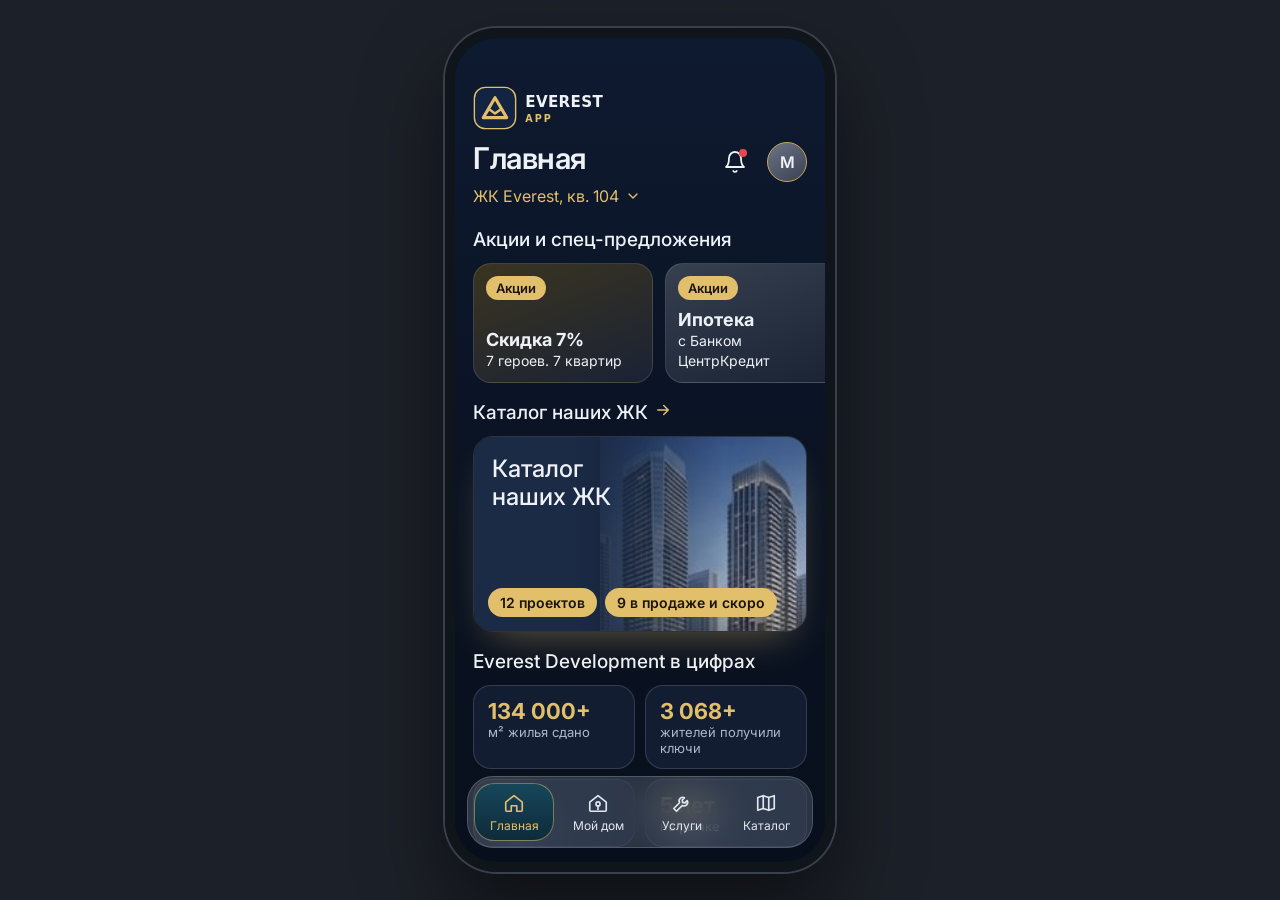
<file: index.html>
<!doctype html>
<html lang="ru">
<head>
<meta charset="utf-8">
<meta name="viewport" content="width=device-width, initial-scale=1, viewport-fit=cover">
<title>Everest App — прототип</title>
<meta name="description" content="Приложение для жителей и покупателей Everest Development: мой дом, заявки мастеру, каталог 12 проектов в Алматы.">
<meta property="og:type" content="website">
<meta property="og:site_name" content="Everest App">
<meta property="og:title" content="Everest App — прототип приложения">
<meta property="og:description" content="Для жителей и покупателей Everest Development: оплата и счётчики, заявки мастеру, каталог 12 проектов в Алматы.">
<meta property="og:url" content="https://erzhands.github.io/everest-prototype/">
<meta property="og:image" content="https://erzhands.github.io/everest-prototype/img/og.jpg">
<meta property="og:image:secure_url" content="https://erzhands.github.io/everest-prototype/img/og.jpg">
<meta property="og:image:type" content="image/jpeg">
<meta property="og:image:width" content="1200">
<meta property="og:image:height" content="630">
<meta property="og:image:alt" content="Everest App — главный экран приложения">
<meta property="og:locale" content="ru_RU">
<meta name="twitter:card" content="summary_large_image">
<meta name="twitter:title" content="Everest App — прототип приложения">
<meta name="twitter:description" content="Для жителей и покупателей Everest Development.">
<meta name="twitter:image" content="https://erzhands.github.io/everest-prototype/img/og.jpg">
<meta name="theme-color" content="#0E1A30">
<meta name="apple-mobile-web-app-capable" content="yes">
<meta name="apple-mobile-web-app-status-bar-style" content="black-translucent">
<meta name="apple-mobile-web-app-title" content="Everest">
<link rel="manifest" href="manifest.webmanifest">
<link rel="apple-touch-icon" href="img/icon-192.png">
<link rel="icon" href="img/icon-192.png">
<link rel="preconnect" href="https://fonts.googleapis.com">
<link href="https://fonts.googleapis.com/css2?family=Inter:wght@400;500;600;700&display=swap" rel="stylesheet">
<link rel="stylesheet" href="app.css">
</head>
<body>
<div class="device">
  <div class="screen">
    <main id="view" class="scroll"></main>
    <nav class="tabbar" id="tabbar"></nav>
    <div id="sheet"></div>
  </div>
</div>
<script src="data.js"></script>
<script src="app.js"></script>
<script>
if ('serviceWorker' in navigator) navigator.serviceWorker.register('sw.js').catch(function(){});
</script>
</body>
</html>
</file>
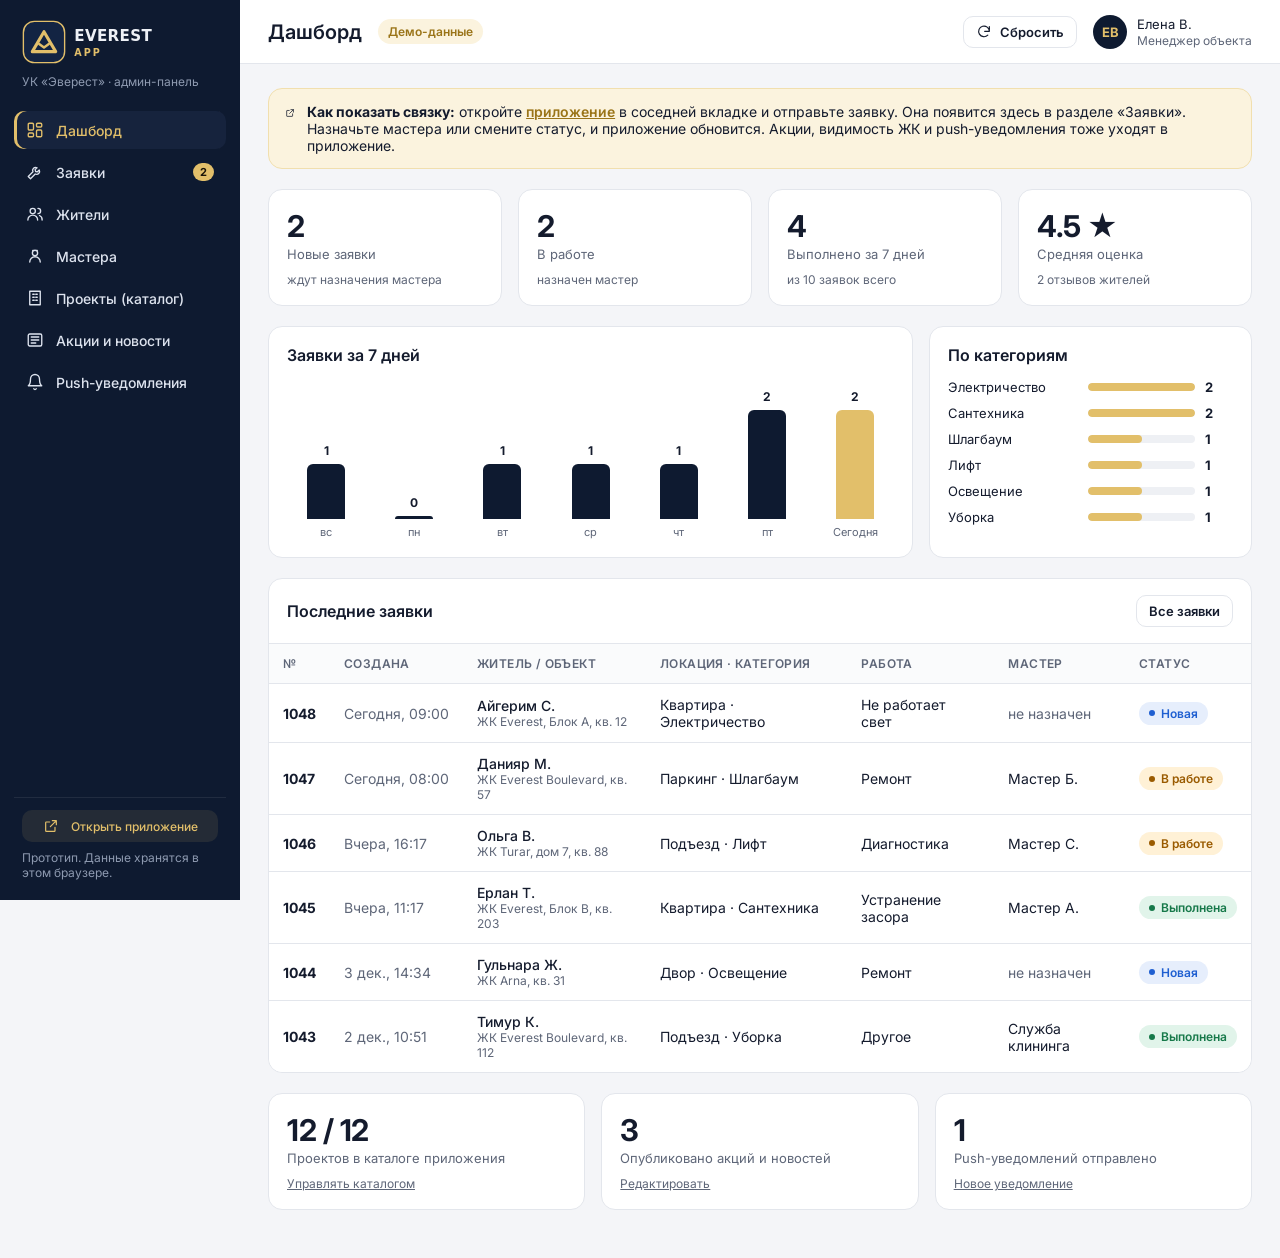
<file: admin/index.html>
<!doctype html>
<html lang="ru">
<head>
<meta charset="utf-8">
<meta name="viewport" content="width=device-width, initial-scale=1">
<title>Everest — админ-панель (прототип)</title>
<meta name="description" content="Прототип админ-панели Everest App: заявки жителей, каталог ЖК, акции и новости, push-уведомления.">
<meta property="og:title" content="Everest — админ-панель (прототип)">
<meta property="og:description" content="Заявки жителей, мастера, каталог ЖК, акции и push-уведомления в одном месте.">
<meta property="og:image" content="https://erzhands.github.io/everest-prototype/img/og-admin.jpg">
<meta property="og:image:width" content="1200">
<meta property="og:image:height" content="630">
<meta property="og:url" content="https://erzhands.github.io/everest-prototype/admin/">
<meta name="twitter:card" content="summary_large_image">
<link rel="icon" href="../img/icon-192.png">
<link rel="preconnect" href="https://fonts.googleapis.com">
<link href="https://fonts.googleapis.com/css2?family=Inter:wght@400;500;600;700&display=swap" rel="stylesheet">
<link rel="stylesheet" href="admin.css">
</head>
<body>
<div class="layout">
  <aside class="side" id="side"></aside>
  <div class="main">
    <header class="top" id="top"></header>
    <main class="content" id="content"></main>
  </div>
</div>
<div id="drawer"></div>
<div id="modal"></div>
<div id="toasts"></div>
<script src="../data.js"></script>
<script src="admin.js"></script>
</body>
</html>
</file>
<file: app.css>
:root{--gold:#E2BF6A;--gold2:#C9A85A;--ink:#EEF1F6;--mut:#AEB7C6;--line:rgba(255,255,255,.14);--card:#131D32}
*{box-sizing:border-box}
html,body{margin:0;height:100%;background:#1c2028;font-family:Inter,system-ui,-apple-system,sans-serif;color:var(--ink);-webkit-tap-highlight-color:transparent}
button,input,select,textarea{font:inherit;color:inherit}
button{cursor:pointer}
a{color:inherit;text-decoration:none}

/* Desktop: phone frame. Mobile: full screen */
.device{min-height:100%;display:flex;align-items:center;justify-content:center;padding:24px}
.screen{position:relative;width:390px;height:844px;border-radius:52px;overflow:hidden;
  background:linear-gradient(180deg,#0E1A30 0%,#0A1222 60%,#080F1C 100%);
  border:10px solid #10141b;box-shadow:0 0 0 2px #39404c,0 40px 80px rgba(0,0,0,.5)}
@media (max-width:500px){
  .device{padding:0;display:block;height:100%}
  .screen{width:100%;height:100%;height:100dvh;border-radius:0;border:0;box-shadow:none}
}
.scroll{position:absolute;inset:0;overflow-y:auto;padding:calc(env(safe-area-inset-top) + 48px) 18px 130px;display:flex;flex-direction:column;gap:18px;scrollbar-width:none}
.scroll>*{flex-shrink:0!important}
.scroll::-webkit-scrollbar,.hs::-webkit-scrollbar{display:none}
.hs{display:flex;gap:12px;overflow-x:auto;margin:0 -18px;padding:0 18px;scrollbar-width:none;scroll-snap-type:x mandatory}
.hs>*{scroll-snap-align:start}

h1{margin:0;font-size:30px;font-weight:600;letter-spacing:-.5px}
h2{margin:0;font-size:19px;font-weight:500}
.row{display:flex;align-items:center;gap:10px}
.between{display:flex;justify-content:space-between;align-items:center;gap:8px}
.col{display:flex;flex-direction:column;gap:12px}
.mut{color:var(--mut)}
.gold{color:var(--gold)}
.avatar{width:40px;height:40px;border-radius:50%;background:linear-gradient(145deg,#6B7385,#3A4152);border:1px solid var(--gold2);display:flex;align-items:center;justify-content:center;font-weight:600;flex:none}
.iconbtn{all:unset;cursor:pointer;width:44px;height:44px;display:flex;align-items:center;justify-content:center;position:relative}
.dot{position:absolute;top:9px;right:10px;width:8px;height:8px;border-radius:50%;background:#E5484D}
.addr{font-size:12px;color:#C9D0DC;line-height:1.3;text-align:right}
.link{all:unset;cursor:pointer;display:flex;align-items:center;gap:6px}
.chip{background:var(--gold);color:#1A1408;font-size:14px;font-weight:600;padding:6px 12px;border-radius:999px;white-space:nowrap}
.chip.sm{font-size:13px;padding:4px 10px}
.pill{all:unset;cursor:pointer;height:40px;padding:0 14px;border-radius:999px;font-size:14px;border:1px solid rgba(255,255,255,.18);background:rgba(255,255,255,.05);display:flex;align-items:center;gap:6px}
.pill.on{border-color:var(--gold2)}
.field{min-width:0;display:flex;align-items:center;gap:8px;padding:0 14px;height:46px;border-radius:12px;background:#141F35;border:1px solid var(--line)}
.field input{all:unset;flex:1;min-width:0;width:100%;font-size:15px}
.btn{all:unset;cursor:pointer;text-align:center;padding:14px;border-radius:14px;background:linear-gradient(90deg,#E2BF6A,#B8913E);color:#1A1408;font-weight:700;font-size:15px}
.btn.outline{background:none;border:1px solid rgba(226,191,106,.5);color:var(--gold);padding:11px;border-radius:12px;font-size:14px}
.btn.send{height:52px;padding:0;line-height:52px;letter-spacing:.5px;background:linear-gradient(90deg,#E2BF6A 0%,#C9A24A 70%,#1E4A5A 100%)}
.box{border-radius:18px;background:var(--card);border:1px solid var(--line);padding:14px}

/* Home */
.promo{flex:0 0 180px;height:120px;border-radius:18px;padding:12px;border:1px solid rgba(255,255,255,.12);display:flex;flex-direction:column;justify-content:space-between;align-items:flex-start}
.promo b{font-size:18px;display:block}
.hero{position:relative;height:196px;border-radius:20px;overflow:hidden;border:1px solid var(--line);display:block;box-shadow:0 18px 40px -18px rgba(226,191,106,.45)}
.hero img{position:absolute;right:0;top:0;width:62%;height:100%;object-fit:cover}
.hero:after{content:"";position:absolute;inset:0;background:linear-gradient(90deg,#1B2A45 30%,rgba(27,42,69,.15) 75%)}
.hero .t{position:absolute;left:18px;top:18px;font-size:24px;line-height:1.15;font-weight:500;z-index:1}
.hero .p{position:absolute;left:14px;bottom:14px;display:flex;gap:8px;z-index:1}
.svc{display:grid;grid-template-columns:repeat(4,minmax(0,1fr));gap:8px}
.svc a{display:flex;flex-direction:column;align-items:center;gap:8px;font-size:13px;text-align:center}
.svc span{width:66px;height:66px;border-radius:50%;background:radial-gradient(circle at 35% 30%,#2B3A58,#141E33);border:1.5px solid var(--gold2);display:flex;align-items:center;justify-content:center;color:var(--gold)}
.news{border-radius:20px;padding:18px;background:linear-gradient(135deg,#3A4A63 0%,#1C2840 70%);border:1px solid var(--line);display:flex;flex-direction:column;gap:12px}
.dropdown{margin-top:-10px;background:#142039;border:1px solid rgba(226,191,106,.35);border-radius:16px;padding:6px;display:flex;flex-direction:column}
.dropdown button{all:unset;cursor:pointer;padding:12px 14px;border-radius:12px;display:flex;justify-content:space-between;font-size:15px}
.dropdown button.on{background:rgba(226,191,106,.12)}

/* My home */
.tiles{display:grid;grid-template-columns:repeat(3,minmax(0,1fr));gap:12px}
.tile{all:unset;box-sizing:border-box;cursor:pointer;height:104px;border-radius:18px;background:linear-gradient(160deg,#25304A,#141D31);border:1.5px solid var(--gold2);display:flex;flex-direction:column;align-items:center;justify-content:center;gap:8px;font-size:14px;line-height:1.2;text-align:center;padding:8px}
.tile.blue{border-color:#4FA3D1}
.tile:active,.card:active{filter:brightness(1.2)}
.tag{padding:8px 14px;border-radius:999px;background:rgba(255,255,255,.1);border:1px solid rgba(255,255,255,.25);font-size:14px}
.sel{all:unset;cursor:pointer;align-self:flex-start;display:flex;gap:10px;align-items:center;padding:10px 14px;border-radius:12px;background:#141F35;border:1px solid var(--line);font-size:15px}
.side{all:unset;cursor:pointer;flex:none;padding-left:12px;border-left:1px solid var(--line);display:flex;flex-direction:column;align-items:center;justify-content:center;gap:2px;font-size:14px;min-height:44px}

/* Services */
.grid3{display:grid;grid-template-columns:repeat(3,minmax(0,1fr));gap:10px}
.card{all:unset;box-sizing:border-box;cursor:pointer;border-radius:14px;background:linear-gradient(160deg,#27324B,#151E33);border:1px solid var(--line);display:flex;flex-direction:column;align-items:center;justify-content:center;gap:6px;text-align:center;padding:6px;font-size:13px;line-height:1.2}
.card.on{border-color:var(--gold);box-shadow:0 0 18px rgba(226,191,106,.35)}
.card .ic{color:var(--gold)}
.hist{display:flex;align-items:center;gap:10px;padding:9px 0;border-top:1px solid rgba(255,255,255,.07)}
.hist button{all:unset;cursor:pointer;padding:6px 10px;border-radius:8px;border:1px solid var(--gold2);color:var(--gold);font-size:12px;white-space:nowrap}
.locbar{all:unset;cursor:pointer;display:flex;align-items:center;gap:10px;height:48px;padding:0 14px;border-radius:12px;background:linear-gradient(90deg,#3A3420,#1E2132);border:1px solid var(--gold2);font-size:16px;font-weight:500}
label.f{display:flex;flex-direction:column;gap:8px;font-size:16px;font-weight:600}
select,textarea{padding:12px;border-radius:12px;background:#141F35;border:1px solid rgba(255,255,255,.16);font-size:15px;font-weight:400;outline:none}
select{height:46px;padding:0 12px}
textarea{resize:none;font-size:14px}

/* Catalog */
.jk{border-radius:20px;padding:8px;background:rgba(30,42,64,.75);border:1px solid var(--line);display:flex;flex-direction:column;gap:10px}
.jk img{width:100%;height:190px;object-fit:cover;border-radius:14px;display:block}
.jk .meta{margin:0 8px;padding:10px 0 4px;border-top:1px solid var(--line);display:flex;justify-content:space-between;font-size:13px;color:#C9D0DC}
.heart{all:unset;cursor:pointer;width:44px;height:36px;display:flex;align-items:center;justify-content:flex-end;color:rgba(255,255,255,.25)}
.heart.on{color:var(--gold)}

/* Tab bar */
.tabbar{position:absolute;left:12px;right:12px;bottom:calc(env(safe-area-inset-bottom) + 14px);height:72px;border-radius:26px;background:rgba(200,208,222,.16);backdrop-filter:blur(18px);-webkit-backdrop-filter:blur(18px);border:1px solid rgba(255,255,255,.18);display:grid;grid-template-columns:repeat(4,minmax(0,1fr));padding:6px;gap:4px;z-index:3}
.tabbar a{display:flex;flex-direction:column;align-items:center;justify-content:center;gap:4px;border-radius:20px;color:#E3E8F0;font-size:12px}
.tabbar a.on{background:linear-gradient(180deg,#17475A,#0E2B3B);border:1px solid rgba(226,191,106,.5);color:var(--gold)}

/* Sheet */
.overlay{position:absolute;inset:0;background:rgba(3,7,14,.6);display:flex;flex-direction:column;justify-content:flex-end;z-index:5;animation:fade .2s}
.overlay .bg{flex:1}
.panel{background:#121C31;border-top:1px solid rgba(226,191,106,.4);border-radius:26px 26px 0 0;padding:14px 20px calc(env(safe-area-inset-bottom) + 30px);display:flex;flex-direction:column;gap:14px;animation:up .25s ease-out}
.grab{align-self:center;width:40px;height:4px;border-radius:4px;background:rgba(255,255,255,.3)}
.srow{display:flex;justify-content:space-between;padding:12px 14px;border-radius:12px;background:#19253F;font-size:15px}
.done{margin-top:40px;display:flex;flex-direction:column;align-items:center;gap:14px;text-align:center;padding:24px;border-radius:20px;background:#121B2F;border:1px solid rgba(226,191,106,.4)}
.toast{position:absolute;left:50%;top:60px;transform:translateX(-50%);background:#E2BF6A;color:#1A1408;font-weight:600;padding:10px 16px;border-radius:12px;z-index:9;font-size:14px;animation:fade .2s}
@keyframes up{from{transform:translateY(100%)}to{transform:none}}
@keyframes fade{from{opacity:0}to{opacity:1}}
.sr{position:absolute;width:1px;height:1px;overflow:hidden;clip:rect(0 0 0 0)}

.gold{color:var(--gold)}
.mut{color:var(--mut)}

/* Logo */
.logobtn{all:unset;cursor:pointer;align-self:flex-start;display:flex;align-items:center;min-height:36px;border-radius:8px}
.logo{height:44px;max-width:200px;object-fit:contain;display:block}
.white{filter:brightness(0) invert(1)}
.logoopt{all:unset;box-sizing:border-box;cursor:pointer;display:flex;align-items:center;gap:12px;padding:10px 12px;border-radius:14px;background:#19253F;border:1px solid var(--line);flex:none}
.logoopt.on{border-color:var(--gold)}
.lprev{width:96px;height:48px;flex:none;border-radius:10px;background:#0E1A30;display:flex;align-items:center;justify-content:center;padding:6px;box-sizing:border-box}
.lp{max-width:100%;max-height:100%;object-fit:contain}
.switch{width:46px;height:28px;border-radius:14px;background:rgba(255,255,255,.18);position:relative;flex:none;transition:background .2s}
.switch i{position:absolute;top:3px;left:3px;width:22px;height:22px;border-radius:50%;background:#fff;transition:left .2s}
.switch.on{background:var(--gold)}.switch.on i{left:21px}
.splash{position:absolute;inset:0;z-index:20;display:flex;align-items:center;justify-content:center;background:linear-gradient(180deg,#0E1A30,#080F1C);transition:opacity .5s}
.splash.out{opacity:0}
.splashlogo{width:62%;max-height:120px;object-fit:contain}
</file>
<file: admin/admin.css>
:root{
  --navy:#0E1A30;--navy2:#16233D;--blue:#001776;--gold:#E2BF6A;--gold-d:#9A7418;
  --bg:#F4F5F8;--card:#fff;--ink:#141B2D;--mut:#5E6678;--line:#E3E6EC;
  --new:#1F5FD1;--new-bg:#E6EEFC;--work:#9A5B00;--work-bg:#FFF1D6;--done:#17794A;--done-bg:#E1F4EA;--cancel:#5E6678;--cancel-bg:#ECEEF2
}
*{box-sizing:border-box}
html,body{margin:0;height:100%;font-family:Inter,system-ui,-apple-system,sans-serif;color:var(--ink);background:var(--bg);font-size:14px}
button,input,select,textarea{font:inherit;color:inherit}
button{cursor:pointer}
a{color:inherit}
h1,h2,h3{margin:0}
.layout{display:flex;min-height:100%}

/* Sidebar */
.side{width:240px;flex:none;background:var(--navy);color:#DDE3EE;display:flex;flex-direction:column;padding:20px 14px;gap:4px;position:sticky;top:0;height:100vh}
.side .logo{height:44px;max-width:170px;object-fit:contain;object-position:left;margin:0 8px 6px}
.side .org{font-size:12px;color:#8E9AB0;margin:0 8px 18px}
.side a{display:flex;align-items:center;gap:12px;padding:10px 12px;border-radius:10px;text-decoration:none;font-weight:500}
.side a:hover{background:rgba(255,255,255,.06)}
.side a.on{background:var(--navy2);color:var(--gold);box-shadow:inset 3px 0 0 var(--gold)}
.side .badge{margin-left:auto;background:var(--gold);color:#1A1408;font-size:11px;font-weight:700;padding:2px 7px;border-radius:999px}
.side .foot{margin-top:auto;font-size:12px;color:#8E9AB0;padding:12px 8px 0;border-top:1px solid rgba(255,255,255,.08);display:flex;flex-direction:column;gap:8px}
.side .foot a{padding:8px 10px;background:rgba(226,191,106,.1);color:var(--gold);justify-content:center}

/* Main */
.main{flex:1;min-width:0;display:flex;flex-direction:column}
.top{height:64px;display:flex;align-items:center;gap:16px;padding:0 28px;background:#fff;border-bottom:1px solid var(--line);position:sticky;top:0;z-index:5}
.top h1{font-size:20px;font-weight:600}
.top .sp{flex:1}
.demo{font-size:12px;font-weight:600;color:var(--gold-d);background:#FBF3DE;padding:5px 10px;border-radius:999px}
.who{display:flex;align-items:center;gap:10px;font-size:13px}
.ava{width:34px;height:34px;border-radius:50%;background:var(--navy);color:var(--gold);display:flex;align-items:center;justify-content:center;font-weight:700;font-size:13px;flex:none}
.content{padding:24px 28px 48px;display:flex;flex-direction:column;gap:20px;max-width:1400px;width:100%}

/* Building blocks */
.card{background:var(--card);border:1px solid var(--line);border-radius:14px;padding:18px}
.card h2{font-size:16px;font-weight:600;margin-bottom:14px}
.grid{display:grid;gap:16px}
.g4{grid-template-columns:repeat(4,minmax(0,1fr))}
.g3{grid-template-columns:repeat(3,minmax(0,1fr))}
.g2{grid-template-columns:repeat(2,minmax(0,1fr))}
.g21{grid-template-columns:minmax(0,2fr) minmax(0,1fr)}
.kpi .v{font-size:30px;font-weight:700;letter-spacing:-.5px}
.kpi .l{color:var(--mut);font-size:13px;margin-top:2px}
.kpi .d{font-size:12px;margin-top:10px;color:var(--mut)}
.row{display:flex;align-items:center;gap:10px}
.between{display:flex;align-items:center;justify-content:space-between;gap:12px}
.mut{color:var(--mut)}
.sm{font-size:12px}
.btn{border:0;border-radius:10px;padding:10px 16px;font-weight:600;background:var(--navy);color:#fff;display:inline-flex;align-items:center;gap:8px;white-space:nowrap;text-decoration:none}
.btn:hover{background:#1B2B4A}
.btn.gold{background:var(--gold);color:#1A1408}
.btn.ghost{background:#fff;color:var(--ink);border:1px solid var(--line)}
.btn.ghost:hover{background:#F7F8FA}
.btn.danger{background:#fff;color:#B42318;border:1px solid #F3C9C5}
.btn.sm{padding:7px 12px;font-size:13px}
.input,select.input,textarea.input{border:1px solid var(--line);border-radius:10px;padding:9px 12px;background:#fff;outline:none;width:100%}
.input:focus{border-color:var(--navy);box-shadow:0 0 0 3px rgba(14,26,48,.08)}
label.f{display:flex;flex-direction:column;gap:6px;font-weight:500;font-size:13px}
.search{display:flex;align-items:center;gap:8px;border:1px solid var(--line);border-radius:10px;padding:0 12px;background:#fff;height:40px;min-width:240px}
.search input{border:0;outline:none;flex:1;height:100%;background:none}
.tabs{display:flex;gap:6px;flex-wrap:wrap}
.tab{border:1px solid var(--line);background:#fff;border-radius:999px;padding:7px 14px;font-weight:500;display:inline-flex;gap:8px;align-items:center}
.tab b{font-size:12px;background:#EEF0F4;border-radius:999px;padding:1px 7px}
.tab.on{background:var(--navy);color:#fff;border-color:var(--navy)}
.tab.on b{background:var(--gold);color:#1A1408}

/* Table */
.tw{overflow-x:auto;border:1px solid var(--line);border-radius:14px;background:#fff}
table{width:100%;border-collapse:collapse;min-width:760px}
th{text-align:left;font-size:12px;font-weight:600;color:var(--mut);text-transform:uppercase;letter-spacing:.4px;padding:12px 14px;border-bottom:1px solid var(--line);background:#FAFBFC;white-space:nowrap}
td{padding:12px 14px;border-bottom:1px solid var(--line);vertical-align:middle}
tr:last-child td{border-bottom:0}
tbody tr.click{cursor:pointer}
tbody tr.click:hover td{background:#F8F9FB}
tr.fresh td{animation:fresh 2.5s ease-out}
@keyframes fresh{from{background:#FFF3CC}to{background:transparent}}
.st{display:inline-flex;align-items:center;gap:6px;font-size:12px;font-weight:600;padding:4px 10px;border-radius:999px;white-space:nowrap}
.st:before{content:"";width:6px;height:6px;border-radius:50%;background:currentColor}
.st.new{color:var(--new);background:var(--new-bg)}.st.work{color:var(--work);background:var(--work-bg)}
.st.done{color:var(--done);background:var(--done-bg)}.st.cancel{color:var(--cancel);background:var(--cancel-bg)}
.st.build{color:var(--work);background:var(--work-bg)}.st.sale{color:var(--new);background:var(--new-bg)}.st.soon{color:#6941C6;background:#F0EBFC}
.thumb{width:64px;height:44px;border-radius:8px;object-fit:cover;background:linear-gradient(135deg,#2B3A58,#141E33);display:block}
.stars{color:#D9A520;letter-spacing:1px}
.me{white-space:nowrap;font-size:11px;font-weight:700;color:var(--gold-d);background:#FBF3DE;border-radius:6px;padding:1px 6px;margin-left:6px}

/* Bars */
.bars{display:flex;align-items:flex-end;gap:10px;height:160px;padding-top:10px}
.bar{flex:1;display:flex;flex-direction:column;align-items:center;gap:6px;height:100%;justify-content:flex-end}
.bar i{display:block;width:100%;max-width:38px;background:var(--navy);border-radius:6px 6px 0 0;min-height:3px}
.bar.today i{background:var(--gold)}
.bar span{font-size:11px;color:var(--mut)}
.bar b{font-size:12px}
.hbar{display:grid;grid-template-columns:130px 1fr 28px;align-items:center;gap:10px;margin-bottom:10px;font-size:13px}
.hbar div{height:8px;background:#EEF0F4;border-radius:4px;overflow:hidden}
.hbar div i{display:block;height:100%;background:var(--gold);border-radius:4px}

/* Switch */
.sw{position:relative;width:40px;height:24px;border-radius:12px;background:#CDD2DB;border:0;padding:0;flex:none;transition:background .2s}
.sw:after{content:"";position:absolute;top:3px;left:3px;width:18px;height:18px;border-radius:50%;background:#fff;transition:left .2s;box-shadow:0 1px 2px rgba(0,0,0,.2)}
.sw.on{background:var(--done)}.sw.on:after{left:19px}

/* Drawer / modal */
.ovl{position:fixed;inset:0;background:rgba(14,26,48,.35);z-index:20;animation:fade .15s}
.drawer{position:fixed;top:0;right:0;bottom:0;width:min(480px,100%);background:#fff;z-index:21;display:flex;flex-direction:column;box-shadow:-10px 0 40px rgba(0,0,0,.15);animation:slide .2s ease-out}
.drawer .hd{padding:18px 22px;border-bottom:1px solid var(--line)}
.drawer .bd{padding:20px 22px;overflow-y:auto;flex:1;display:flex;flex-direction:column;gap:18px}
.drawer .ft{padding:14px 22px;border-top:1px solid var(--line);display:flex;gap:10px;flex-wrap:wrap}
.kv{display:grid;grid-template-columns:130px 1fr;gap:10px 12px;font-size:14px}
.kv dt{color:var(--mut)}.kv dd{margin:0}
.quote{background:#F7F8FA;border-left:3px solid var(--gold);padding:10px 14px;border-radius:6px}
.timeline{display:flex;flex-direction:column;gap:10px;font-size:13px}
.timeline div{display:flex;gap:10px}.timeline i{width:8px;height:8px;border-radius:50%;background:var(--navy);margin-top:5px;flex:none}
.modal{position:fixed;left:50%;top:50%;transform:translate(-50%,-50%);width:min(560px,calc(100% - 32px));max-height:calc(100% - 40px);overflow:auto;background:#fff;border-radius:16px;z-index:21;padding:22px;display:flex;flex-direction:column;gap:14px;box-shadow:0 20px 60px rgba(0,0,0,.2)}
#toasts{position:fixed;right:20px;bottom:20px;display:flex;flex-direction:column;gap:8px;z-index:40}
.toast{background:var(--navy);color:#fff;padding:12px 16px;border-radius:12px;box-shadow:0 8px 24px rgba(0,0,0,.2);font-weight:500;animation:fade .2s;max-width:420px}
.toast b{color:var(--gold)}
@keyframes fade{from{opacity:0}to{opacity:1}}
@keyframes slide{from{transform:translateX(100%)}to{transform:none}}

/* Push preview */
.phone{width:300px;border-radius:36px;background:linear-gradient(180deg,#0E1A30,#080F1C);padding:56px 14px 30px;border:8px solid #10141b;margin:0 auto}
.pn{background:rgba(220,226,236,.18);backdrop-filter:blur(10px);border-radius:16px;padding:12px;color:#EEF1F6;display:flex;gap:10px}
.pn .ic{width:36px;height:36px;border-radius:9px;background:var(--blue);flex:none;display:flex;align-items:center;justify-content:center;overflow:hidden}
.pn .ic img{width:100%;height:100%;object-fit:cover}
.hint{display:flex;gap:12px;align-items:flex-start;background:#FBF3DE;border:1px solid #F1DFAE;border-radius:14px;padding:14px 16px}
.hint a{font-weight:600;color:var(--gold-d)}

@media (max-width:1100px){.g4{grid-template-columns:repeat(2,minmax(0,1fr))}.g21,.g3{grid-template-columns:minmax(0,1fr)}}
@media (max-width:860px){
  .layout{flex-direction:column}
  .side{width:auto;height:auto;position:static;flex-direction:row;flex-wrap:wrap;padding:10px;gap:4px;align-items:center}
  .side .logo{height:30px;margin:0 8px}.side .org,.side .foot{display:none}
  .side a{padding:8px 10px;font-size:13px}.side a svg{display:none}
  .top{padding:0 16px}.content{padding:16px}
  .g2{grid-template-columns:minmax(0,1fr)}
  .who span,.top .demo{display:none}
}
.sr{position:absolute;width:1px;height:1px;overflow:hidden;clip:rect(0 0 0 0)}
</file>
